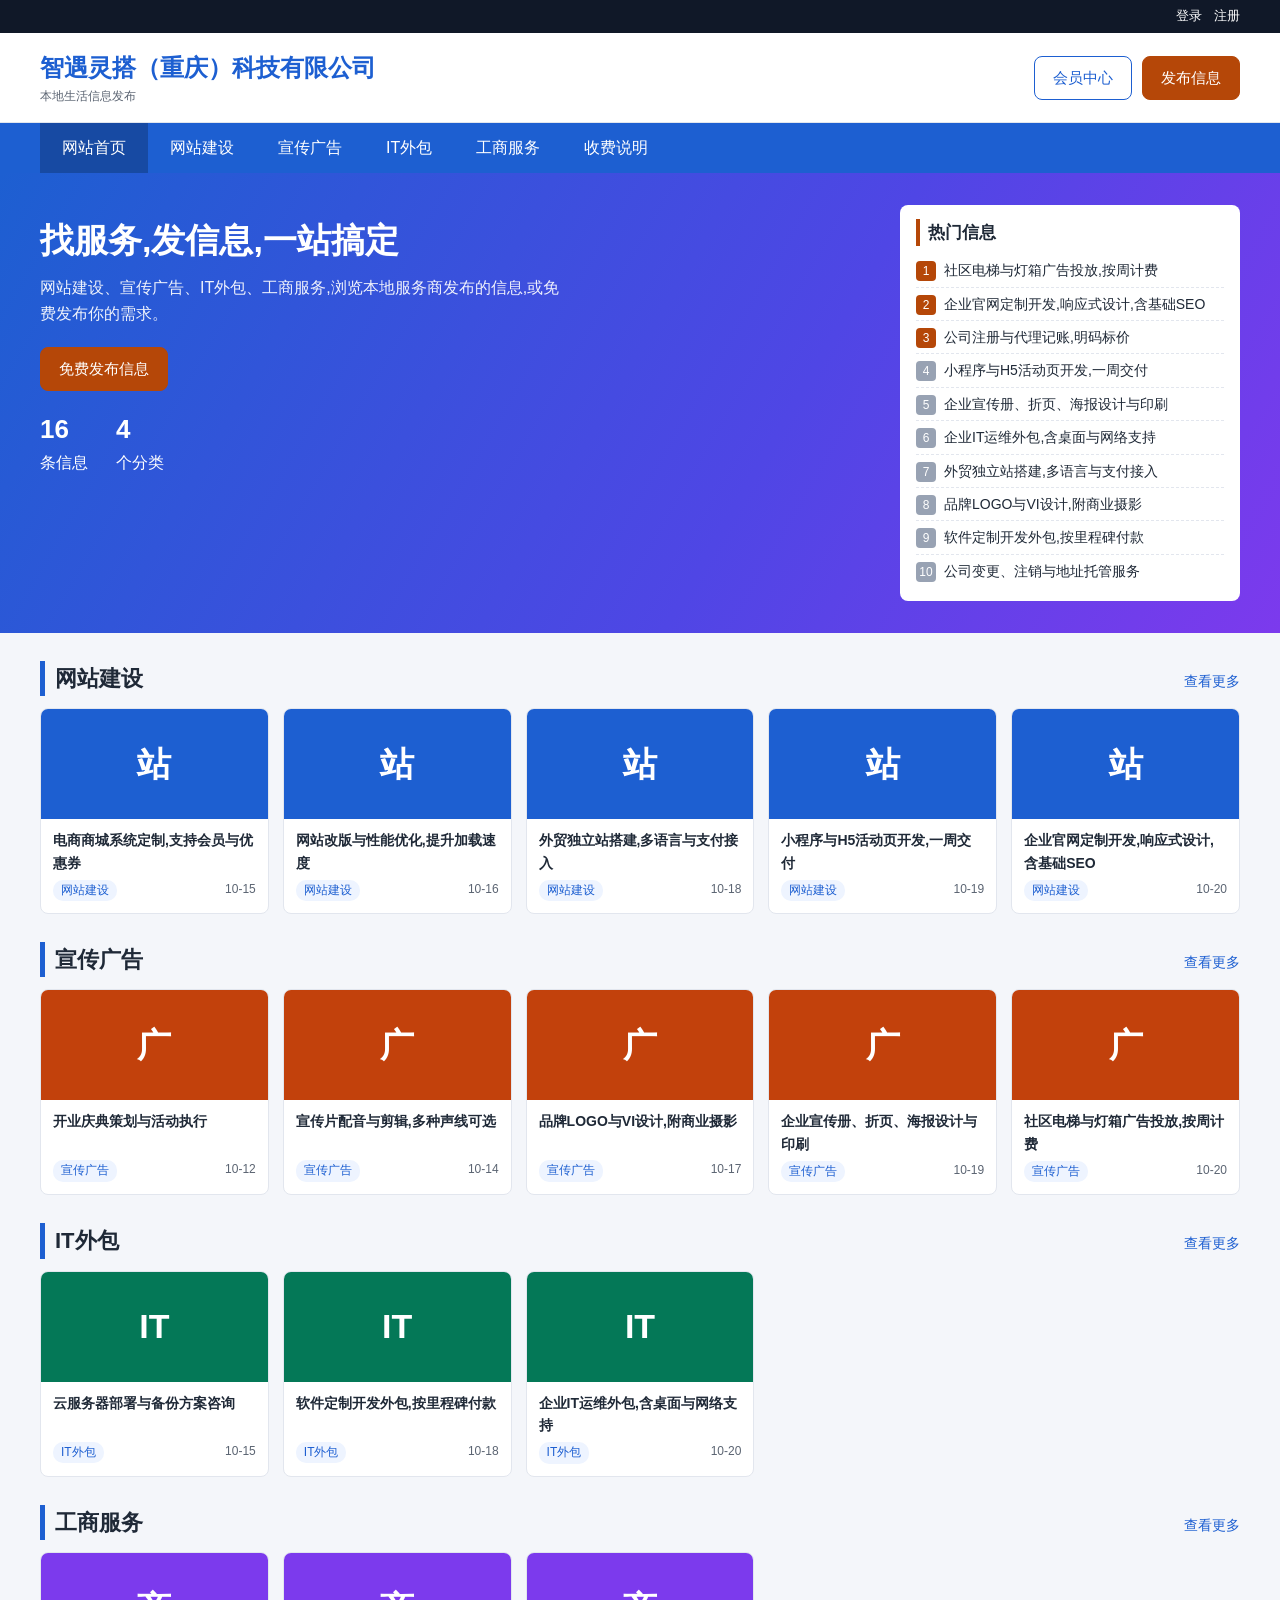
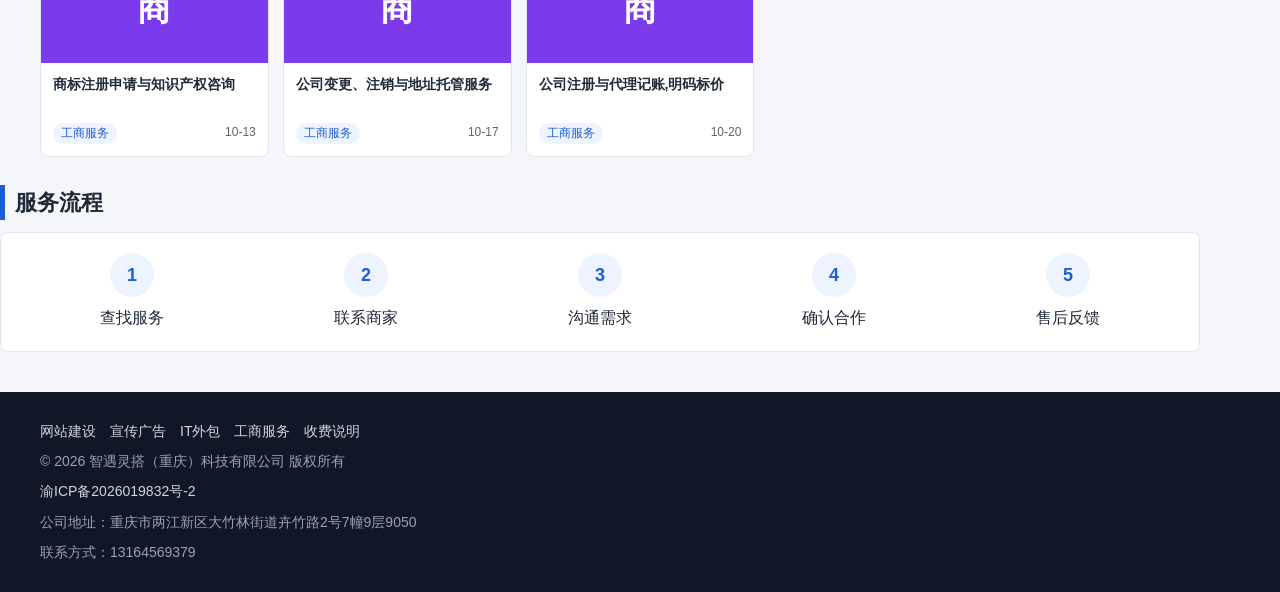
<file: index.html>
<!DOCTYPE html>
<html lang="zh-CN">
<head>
  <meta charset="utf-8">
  <meta name="viewport" content="width=device-width, initial-scale=1">
  <title>智遇灵搭（重庆）科技有限公司 - 本地生活信息发布平台</title>
  <meta name="description" content="智遇灵搭（重庆）科技有限公司:网站建设、宣传广告、IT外包、工商服务等本地服务信息发布与查找。">
  <link rel="stylesheet" href="static/css/style.css?v=1794301296">
</head>
<body>
  <header id="site-header"></header>

  <section class="hero">
    <div class="wrap">
      <div>
        <h1>找服务,发信息,一站搞定</h1>
        <p>网站建设、宣传广告、IT外包、工商服务,浏览本地服务商发布的信息,或免费发布你的需求。</p>
        <a class="btn btn-primary" href="post.html">免费发布信息</a>
        <div class="stats" id="stats"></div>
      </div>
      <aside class="hot" aria-labelledby="hot-title">
        <h2 id="hot-title">热门信息</h2>
        <ol id="hot-list"></ol>
      </aside>
    </div>
  </section>

  <main class="wrap" id="sections"></main>

  <section class="wrap section" aria-labelledby="flow-title">
    <div class="section-head"><h2 id="flow-title">服务流程</h2></div>
    <div class="steps">
      <div class="step"><div class="n">1</div>查找服务</div>
      <div class="step"><div class="n">2</div>联系商家</div>
      <div class="step"><div class="n">3</div>沟通需求</div>
      <div class="step"><div class="n">4</div>确认合作</div>
      <div class="step"><div class="n">5</div>售后反馈</div>
    </div>
  </section>

  <footer id="site-footer"></footer>

  <script src="static/js/data.js?v=1794301296"></script>
  <script src="static/js/app.js?v=1794301296"></script>
  <script>
    App.layout('home');
    const all = App.posts();
    const hottest = all.slice().sort((a, b) => b.views - a.views).slice(0, 10);
    document.getElementById('hot-list').innerHTML = hottest.map((p, i) =>
      `<li><span class="no">${i + 1}</span><a class="t" href="detail.html?id=${p.id}">${App.esc(p.title)}</a></li>`).join('');
    document.getElementById('stats').innerHTML =
      `<div><b>${all.length}</b>条信息</div><div><b>${App.cats().length}</b>个分类</div>`;
    document.getElementById('sections').innerHTML = App.cats().map((c) => {
      const items = all.filter((p) => p.cat === c.id).slice(0, 5);
      return `<section class="section" aria-labelledby="h-${c.id}">
        <div class="section-head"><h2 id="h-${c.id}">${App.esc(c.name)}</h2><a href="list.html?cat=${c.id}">查看更多</a></div>
        <div class="grid">${items.map(App.card).join('') || '<p class="empty">暂无信息</p>'}</div></section>`;
    }).join('');
  </script>
</body>
</html>
</file>
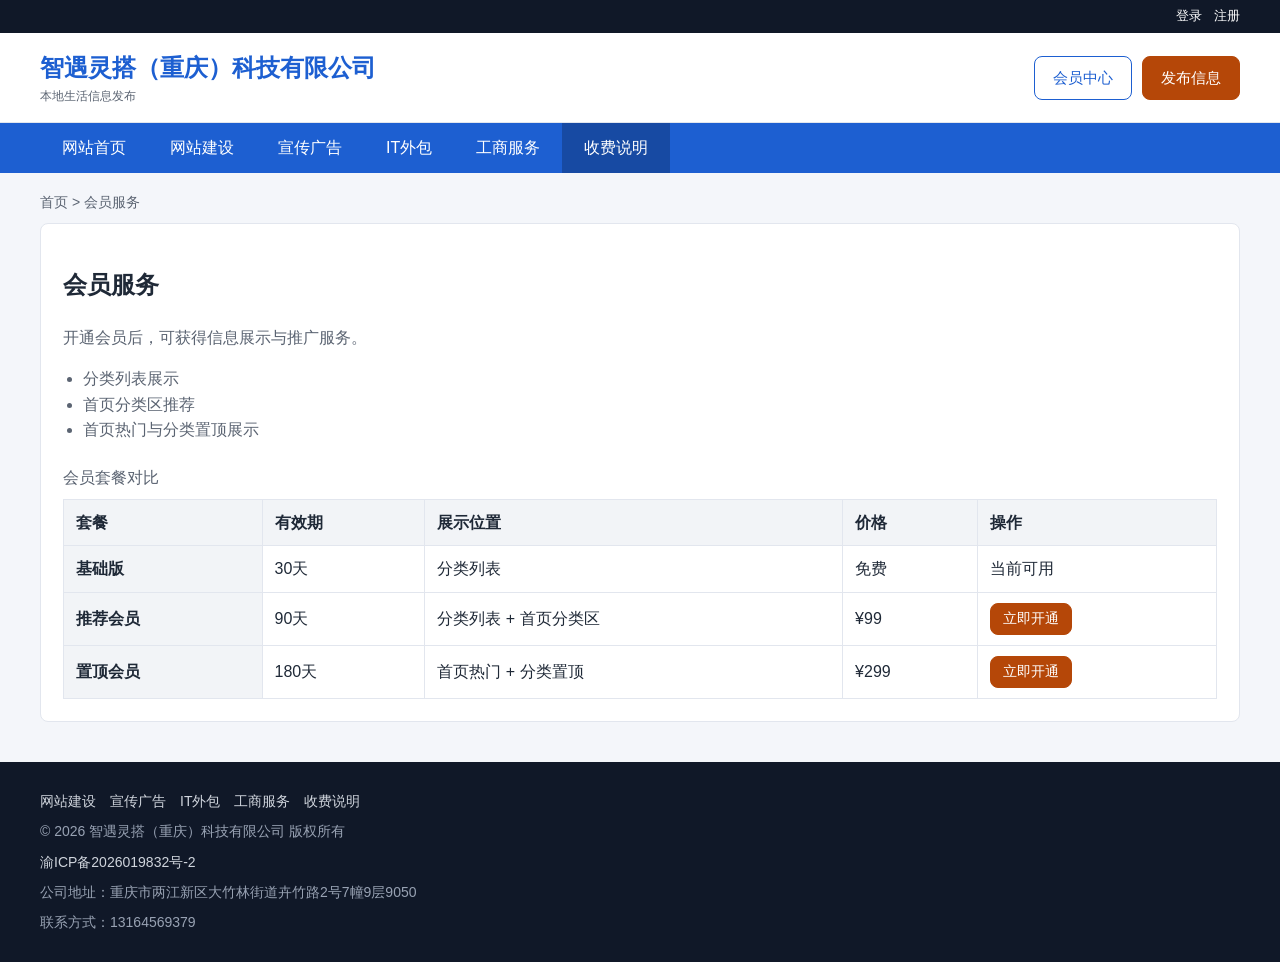
<file: charge.html>
<!DOCTYPE html>
<html lang="zh-CN">
<head>
  <meta charset="utf-8">
  <meta name="viewport" content="width=device-width, initial-scale=1">
  <title>会员服务 - 智遇灵搭（重庆）科技有限公司</title>
  <link rel="stylesheet" href="static/css/style.css?v=1794301296">
</head>
<body>
  <header id="site-header"></header>
  <main class="wrap">
    <div class="crumbs"><a href="index.html">首页</a> &gt; 会员服务</div>
    <section class="panel">
      <h1>会员服务</h1>
      <div class="membership-intro">
        <p>开通会员后，可获得信息展示与推广服务。</p>
        <ul>
          <li>分类列表展示</li>
          <li>首页分类区推荐</li>
          <li>首页热门与分类置顶展示</li>
        </ul>
      </div>
      <table class="fees">
        <caption class="empty" style="padding:0 0 8px;text-align:left">会员套餐对比</caption>
        <thead><tr><th scope="col">套餐</th><th scope="col">有效期</th><th scope="col">展示位置</th><th scope="col">价格</th><th scope="col">操作</th></tr></thead>
        <tbody>
          <tr><th scope="row">基础版</th><td>30天</td><td>分类列表</td><td>免费</td><td class="plan-action">当前可用</td></tr>
          <tr><th scope="row">推荐会员</th><td>90天</td><td>分类列表 + 首页分类区</td><td>¥99</td><td class="plan-action"><button class="btn btn-primary" type="button" data-plan="recommended">立即开通</button></td></tr>
          <tr><th scope="row">置顶会员</th><td>180天</td><td>首页热门 + 分类置顶</td><td>¥299</td><td class="plan-action"><button class="btn btn-primary" type="button" data-plan="featured">立即开通</button></td></tr>
        </tbody>
      </table>
    </section>
  </main>
  <footer id="site-footer"></footer>

  <div class="pay-modal" id="pay-modal" hidden aria-hidden="true">
    <section class="pay-dialog" role="dialog" aria-modal="true" aria-labelledby="pay-title">
      <button class="pay-close" type="button" aria-label="关闭支付窗口">×</button>
      <h2 id="pay-title">支付宝扫码支付</h2>
      <p class="pay-plan" id="pay-plan"></p>
      <p class="pay-amount" id="pay-amount"></p>
      <img class="pay-qr" src="static/picture/payment-demo-qr.svg" alt="不可用于支付的演示二维码">
      <p class="pay-caption">请使用支付宝扫码支付</p>
      <p class="pay-notice">支付演示：当前网站暂未接入真实支付。二维码不会产生扣款，也不会自动开通会员。</p>
      <div class="pay-actions">
        <button class="btn" type="button" id="paid">我已完成支付</button>
        <button class="btn btn-primary" type="button" id="close-pay">关闭</button>
      </div>
    </section>
  </div>

  <script src="static/js/data.js?v=1794301296"></script>
  <script src="static/js/app.js?v=1794301296"></script>
  <script>
    const plans = {
      recommended: { name: '推荐会员', duration: '90天', price: '¥99.00' },
      featured: { name: '置顶会员', duration: '180天', price: '¥299.00' }
    };
    const modal = document.getElementById('pay-modal');
    let previousFocus;
    App.layout('charge');

    function openPayment(planId) {
      const plan = plans[planId];
      if (!plan) return;
      if (!App.me()) {
        location.href = 'login.html?next=' + encodeURIComponent('charge.html?plan=' + planId);
        return;
      }
      previousFocus = document.activeElement;
      document.getElementById('pay-plan').textContent = `${plan.name} · 有效期${plan.duration}`;
      document.getElementById('pay-amount').textContent = plan.price;
      modal.hidden = false;
      modal.setAttribute('aria-hidden', 'false');
      modal.querySelector('.pay-close').focus();
    }

    function closePayment() {
      modal.hidden = true;
      modal.setAttribute('aria-hidden', 'true');
      previousFocus?.focus();
    }

    document.querySelectorAll('[data-plan]').forEach((button) => {
      button.addEventListener('click', () => openPayment(button.dataset.plan));
    });
    document.getElementById('close-pay').addEventListener('click', closePayment);
    modal.querySelector('.pay-close').addEventListener('click', closePayment);
    modal.addEventListener('click', (event) => { if (event.target === modal) closePayment(); });
    document.addEventListener('keydown', (event) => { if (event.key === 'Escape' && !modal.hidden) closePayment(); });
    document.getElementById('paid').addEventListener('click', () => alert('当前为支付流程演示，会员状态不会发生变化。'));

    const planId = new URLSearchParams(location.search).get('plan');
    if (plans[planId] && App.me()) openPayment(planId);
  </script>
</body>
</html>
</file>
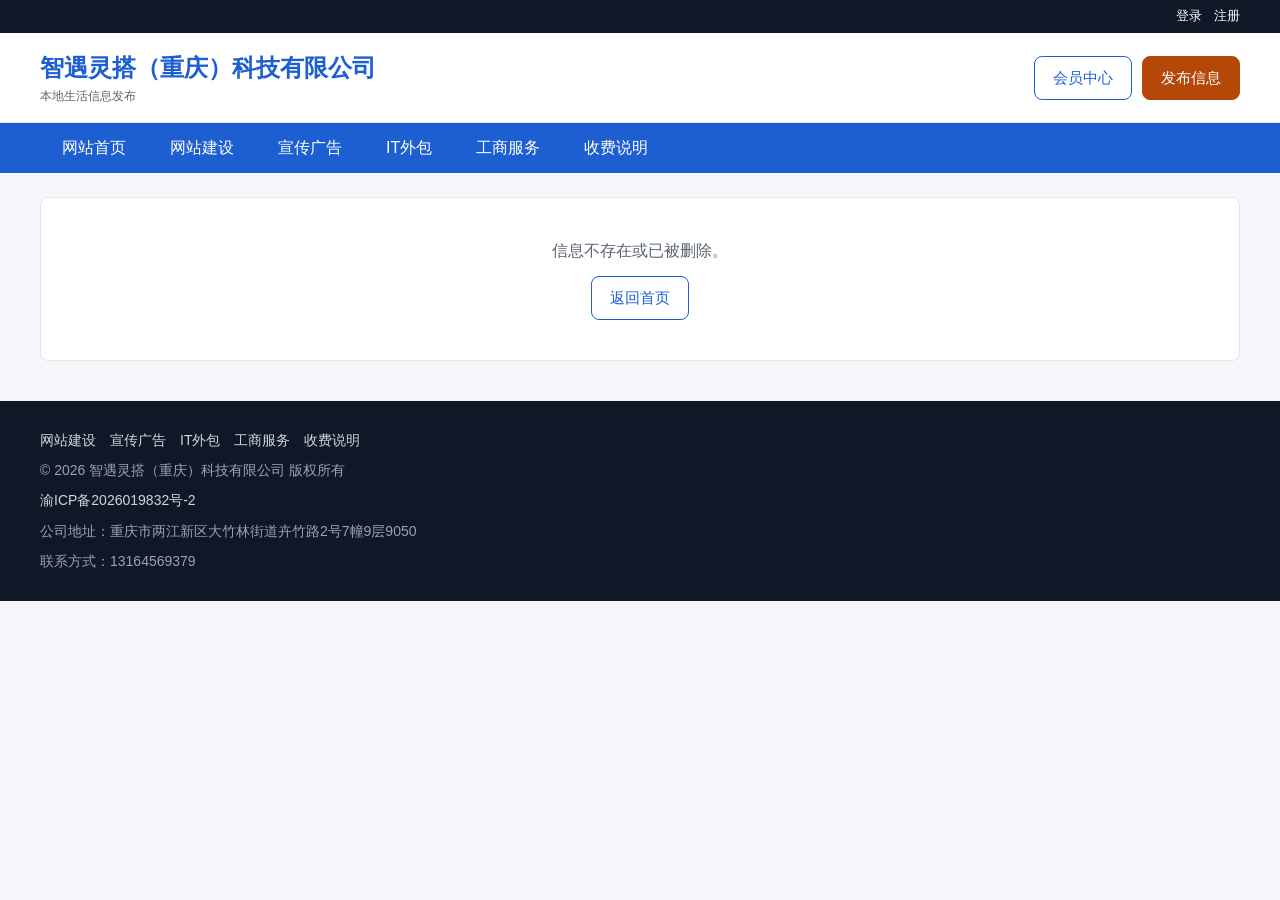
<file: detail.html>
<!DOCTYPE html>
<html lang="zh-CN">
<head>
  <meta charset="utf-8">
  <meta name="viewport" content="width=device-width, initial-scale=1">
  <title>信息详情 - 智遇灵搭（重庆）科技有限公司</title>
  <link rel="stylesheet" href="static/css/style.css?v=1794301296">
</head>
<body>
  <header id="site-header"></header>
  <main class="wrap" id="main"></main>
  <footer id="site-footer"></footer>

  <script src="static/js/data.js?v=1794301296"></script>
  <script src="static/js/app.js?v=1794301296"></script>
  <script>
    const id = parseInt(new URLSearchParams(location.search).get('id'), 10);
    const p = App.posts().find((x) => x.id === id);
    const main = document.getElementById('main');
    App.layout(p ? p.cat : '');

    if (!p) {
      document.title = '信息不存在 - 智遇灵搭（重庆）科技有限公司';
      main.innerHTML = '<div class="panel empty" style="margin-top:24px">信息不存在或已被删除。<br><a class="btn" href="index.html" style="margin-top:12px">返回首页</a></div>';
    } else {
      App.bumpViews(id);
      const c = App.catOf(p.cat);
      const u = App.me();
      document.title = `${p.title} - 智遇灵搭（重庆）科技有限公司`;
      main.innerHTML = `
        <div class="crumbs"><a href="index.html">首页</a> &gt; <a href="list.html?cat=${c.id}">${App.esc(c.name)}</a> &gt; 详情</div>
        <article class="panel detail">
          <h1>${App.esc(p.title)}</h1>
          <div class="info"><span class="tag">${App.esc(c.name)}</span><span>发布者:${App.esc(p.author)}</span><span>日期:${App.esc(p.date)}</span><span>浏览:${p.views + 1}</span></div>
          <div class="content">${App.esc(p.content)}</div>
          <div class="contact-box"><b>联系方式:</b>${App.esc(p.contact)}</div>
          ${u && u.name === p.author ? '<p><button class="btn btn-danger" id="del" type="button">删除这条信息</button></p>' : ''}
        </article>`;
      const del = document.getElementById('del');
      if (del) del.addEventListener('click', () => {
        if (confirm('确定删除这条信息吗?')) { App.removePost(id); location.href = 'index.html'; }
      });
    }
  </script>
</body>
</html>
</file>
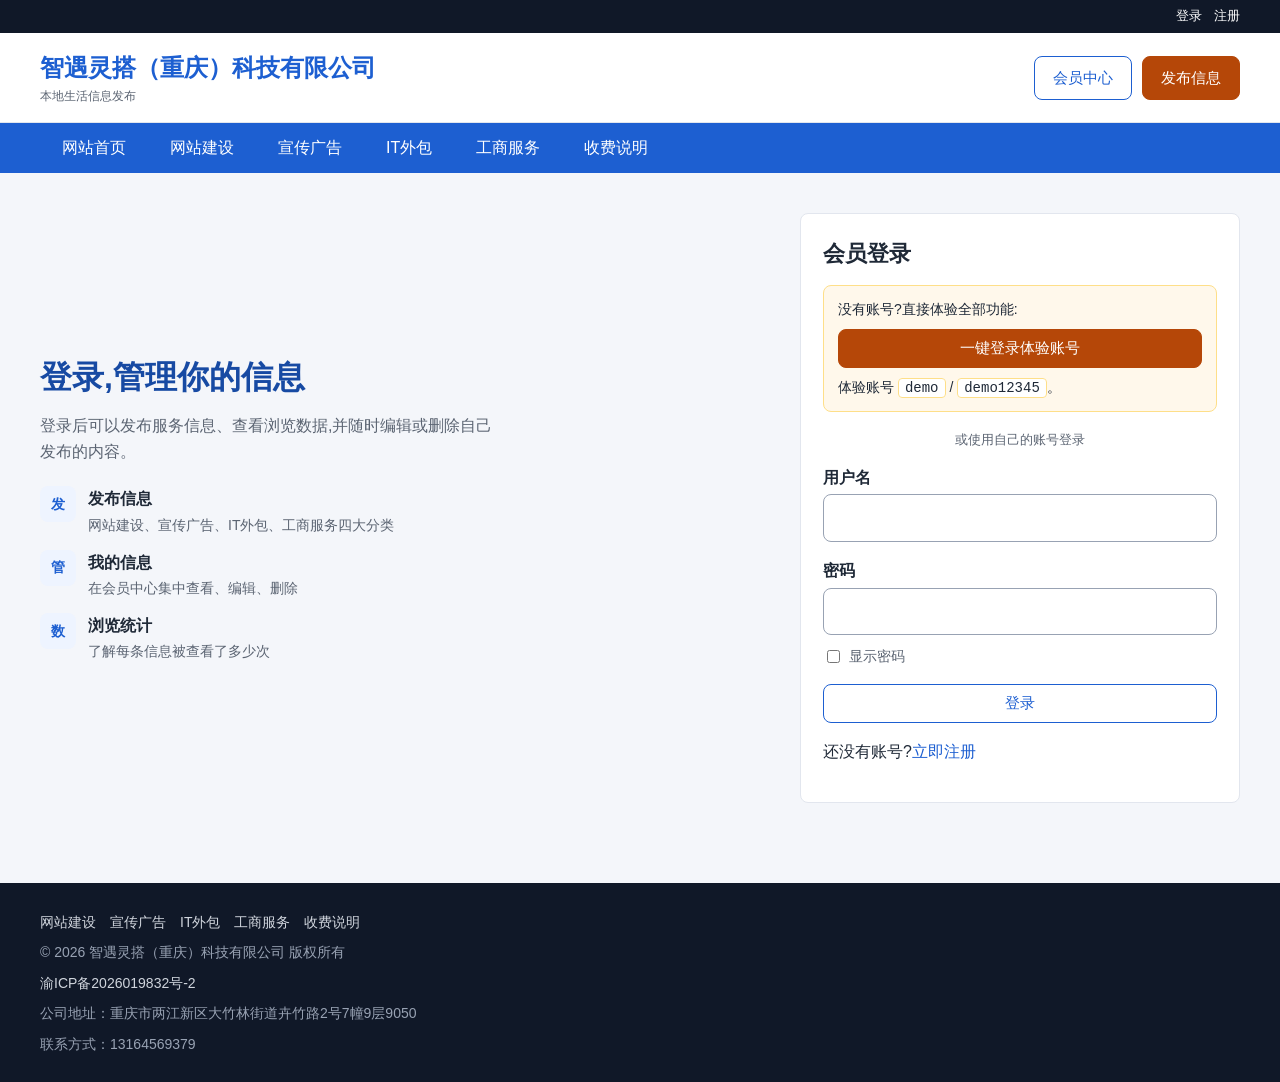
<file: login.html>
<!DOCTYPE html>
<html lang="zh-CN">
<head>
  <meta charset="utf-8">
  <meta name="viewport" content="width=device-width, initial-scale=1">
  <title>登录 - 智遇灵搭（重庆）科技有限公司</title>
  <link rel="stylesheet" href="static/css/style.css?v=1794301296">
</head>
<body>
  <header id="site-header"></header>
  <main class="wrap">
    <div class="auth">
      <section class="auth-intro" aria-labelledby="intro-title">
        <h1 id="intro-title">登录,管理你的信息</h1>
        <p>登录后可以发布服务信息、查看浏览数据,并随时编辑或删除自己发布的内容。</p>
        <ul>
          <li><span class="ico" aria-hidden="true">发</span><div><b>发布信息</b><span>网站建设、宣传广告、IT外包、工商服务四大分类</span></div></li>
          <li><span class="ico" aria-hidden="true">管</span><div><b>我的信息</b><span>在会员中心集中查看、编辑、删除</span></div></li>
          <li><span class="ico" aria-hidden="true">数</span><div><b>浏览统计</b><span>了解每条信息被查看了多少次</span></div></li>
        </ul>
      </section>

      <form class="panel form-card auth-card" id="form" novalidate>
        <h2>会员登录</h2>
        <div class="demo-box">
          <p>没有账号?直接体验全部功能:</p>
          <button class="btn btn-primary btn-block" type="button" id="demo">一键登录体验账号</button>
          <p style="margin:8px 0 0">体验账号 <code>demo</code> / <code>demo12345</code>。</p>
        </div>
        <div class="divider">或使用自己的账号登录</div>
        <div id="msg" role="alert"></div>
        <div class="field"><label for="name">用户名</label><input id="name" autocomplete="username" required></div>
        <div class="field"><label for="pw">密码</label><input id="pw" type="password" autocomplete="current-password" required></div>
        <label class="check"><input type="checkbox" id="show"> 显示密码</label>
        <button class="btn btn-block" type="submit">登录</button>
        <p>还没有账号?<a href="register.html" style="color:var(--blue)">立即注册</a></p>
      </form>
    </div>
  </main>
  <footer id="site-footer"></footer>

  <script src="static/js/data.js?v=1794301296"></script>
  <script src="static/js/app.js?v=1794301296"></script>
  <script>
    App.layout('');
    const next = App.safeNext(new URLSearchParams(location.search).get('next') || 'member.html');
    if (App.me()) location.replace(next);

    const msg = document.getElementById('msg');
    const fail = (err) => { msg.className = 'msg err'; msg.textContent = err.message; };

    document.getElementById('show').addEventListener('change', (e) => {
      document.getElementById('pw').type = e.target.checked ? 'text' : 'password';
    });

    document.getElementById('form').addEventListener('submit', async (e) => {
      e.preventDefault();
      try {
        await App.login(document.getElementById('name').value.trim(), document.getElementById('pw').value);
        location.href = next;
      } catch (err) { fail(err); }
    });

    document.getElementById('demo').addEventListener('click', async () => {
      try {
        await App.demoLogin();
        location.href = next;
      } catch (err) { fail(err); }
    });
  </script>
</body>
</html>
</file>
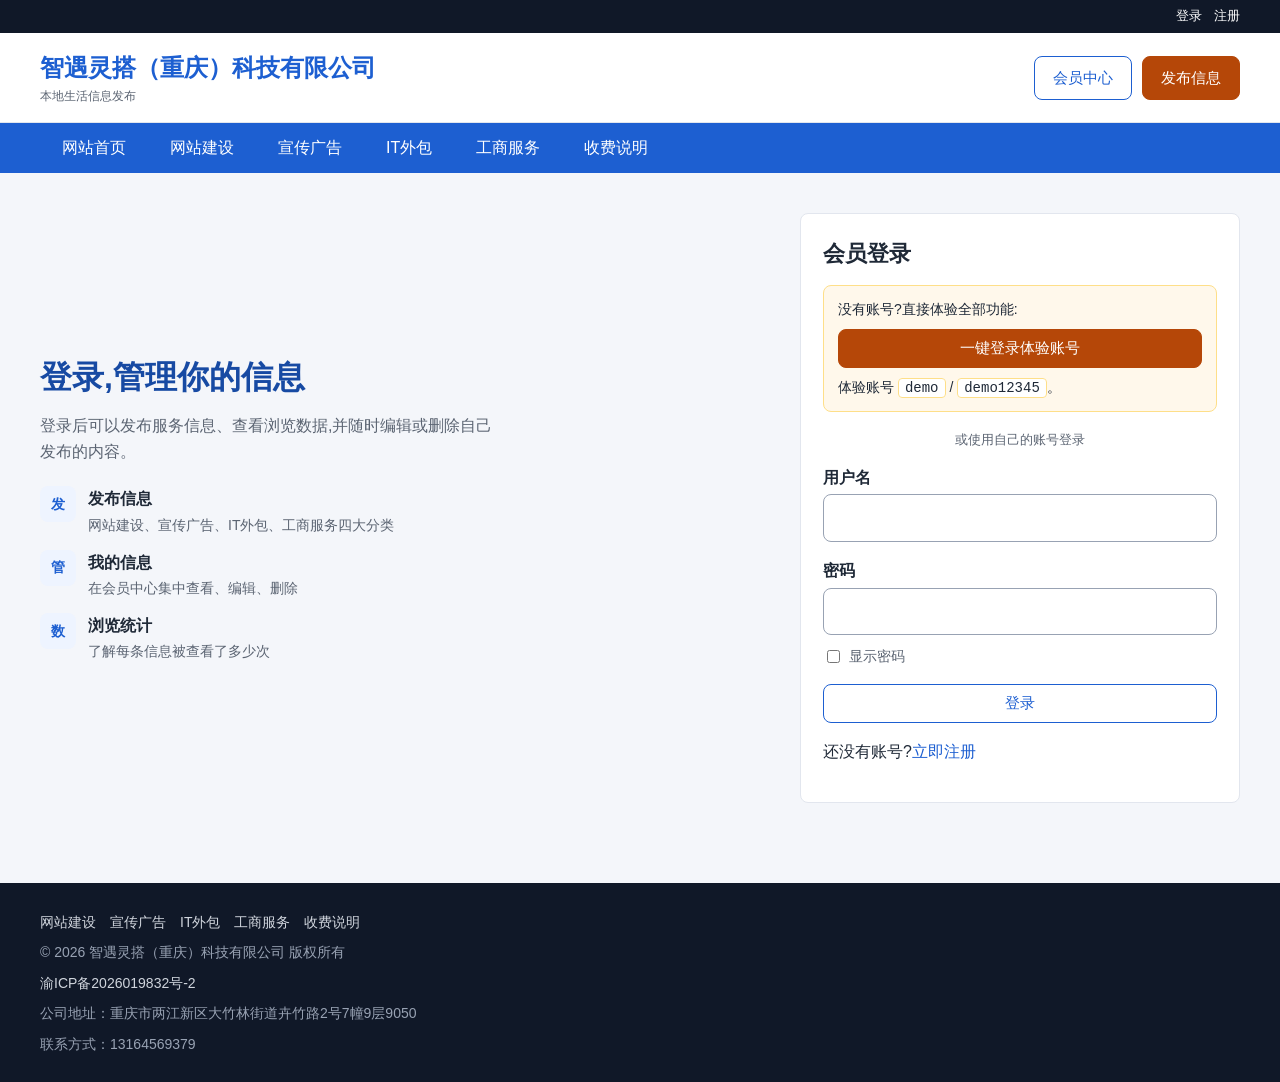
<file: member.html>
<!DOCTYPE html>
<html lang="zh-CN">
<head>
  <meta charset="utf-8">
  <meta name="viewport" content="width=device-width, initial-scale=1">
  <title>会员中心 - 智遇灵搭（重庆）科技有限公司</title>
  <link rel="stylesheet" href="static/css/style.css?v=1794301296">
</head>
<body>
  <header id="site-header"></header>
  <main class="wrap">
    <div class="member-head">
      <h1 id="hello"></h1>
      <a class="btn btn-primary" href="post.html">发布新信息</a>
    </div>
    <div class="stat-row" id="stats"></div>

    <section class="panel" aria-labelledby="membership-title">
      <div class="member-head" style="margin:0">
        <div><h2 id="membership-title" style="margin:0">会员服务</h2><p class="m" style="margin:4px 0 0">当前状态：普通会员 · 会员有效期：未开通</p></div>
        <a class="btn btn-primary" href="charge.html">开通会员</a>
      </div>
    </section>

    <section class="panel" aria-labelledby="mine-title">
      <h2 id="mine-title" style="margin-top:0">我的信息</h2>
      <ul class="my-list" id="mine"></ul>
    </section>

    <details class="panel pw-panel" id="pw-panel">
      <summary>修改密码</summary>
      <form id="pw-form" novalidate>
        <div id="pw-msg" role="alert"></div>
        <div class="field"><label for="old">当前密码</label><input id="old" type="password" autocomplete="current-password"></div>
        <div class="field"><label for="new">新密码</label><input id="new" type="password" autocomplete="new-password"><div class="hint">至少8位</div></div>
        <button class="btn" type="submit">保存新密码</button>
      </form>
    </details>
  </main>
  <footer id="site-footer"></footer>

  <script src="static/js/data.js?v=1794301296"></script>
  <script src="static/js/app.js?v=1794301296"></script>
  <script>
    const u = App.me();
    if (!u) location.replace('login.html?next=member.html');
    App.layout('');

    function render() {
      const mine = App.postsBy(u.name);
      const views = mine.reduce((s, p) => s + p.views, 0);
      document.getElementById('hello').textContent = `你好,${u.name}`;
      document.getElementById('stats').innerHTML =
        `<div class="stat"><b>${mine.length}</b><span>已发布信息</span></div>
         <div class="stat"><b>${views}</b><span>累计浏览</span></div>
         <div class="stat"><b>${mine.length ? App.esc(mine[0].date) : '-'}</b><span>最近发布</span></div>`;
      document.getElementById('mine').innerHTML = mine.map((p) => `
        <li class="my-item">
          <div><div class="t">${App.esc(p.title)}</div>
            <div class="m">${App.esc(App.catOf(p.cat).name)} · ${App.esc(p.date)} · 浏览 ${p.views}</div></div>
          <div class="ops">
            <a class="btn btn-sm" href="detail.html?id=${p.id}">查看</a>
            <a class="btn btn-sm" href="post.html?id=${p.id}">编辑</a>
            <button class="btn btn-sm btn-danger" type="button" data-del="${p.id}">删除</button>
          </div>
        </li>`).join('') || '<li class="empty">你还没有发布过信息,点右上角“发布新信息”开始吧。</li>';
    }

    document.getElementById('mine').addEventListener('click', (e) => {
      const id = parseInt(e.target.dataset.del, 10);
      if (id && confirm('确定删除这条信息吗?')) { App.removePost(id); render(); }
    });

    document.getElementById('pw-form').addEventListener('submit', async (e) => {
      e.preventDefault();
      const msg = document.getElementById('pw-msg');
      try {
        await App.changePassword(document.getElementById('old').value, document.getElementById('new').value);
        msg.className = 'msg ok';
        msg.textContent = '密码已更新';
        e.target.reset();
      } catch (err) {
        msg.className = 'msg err';
        msg.textContent = err.message;
      }
    });

    if (u) render();
  </script>
</body>
</html>
</file>
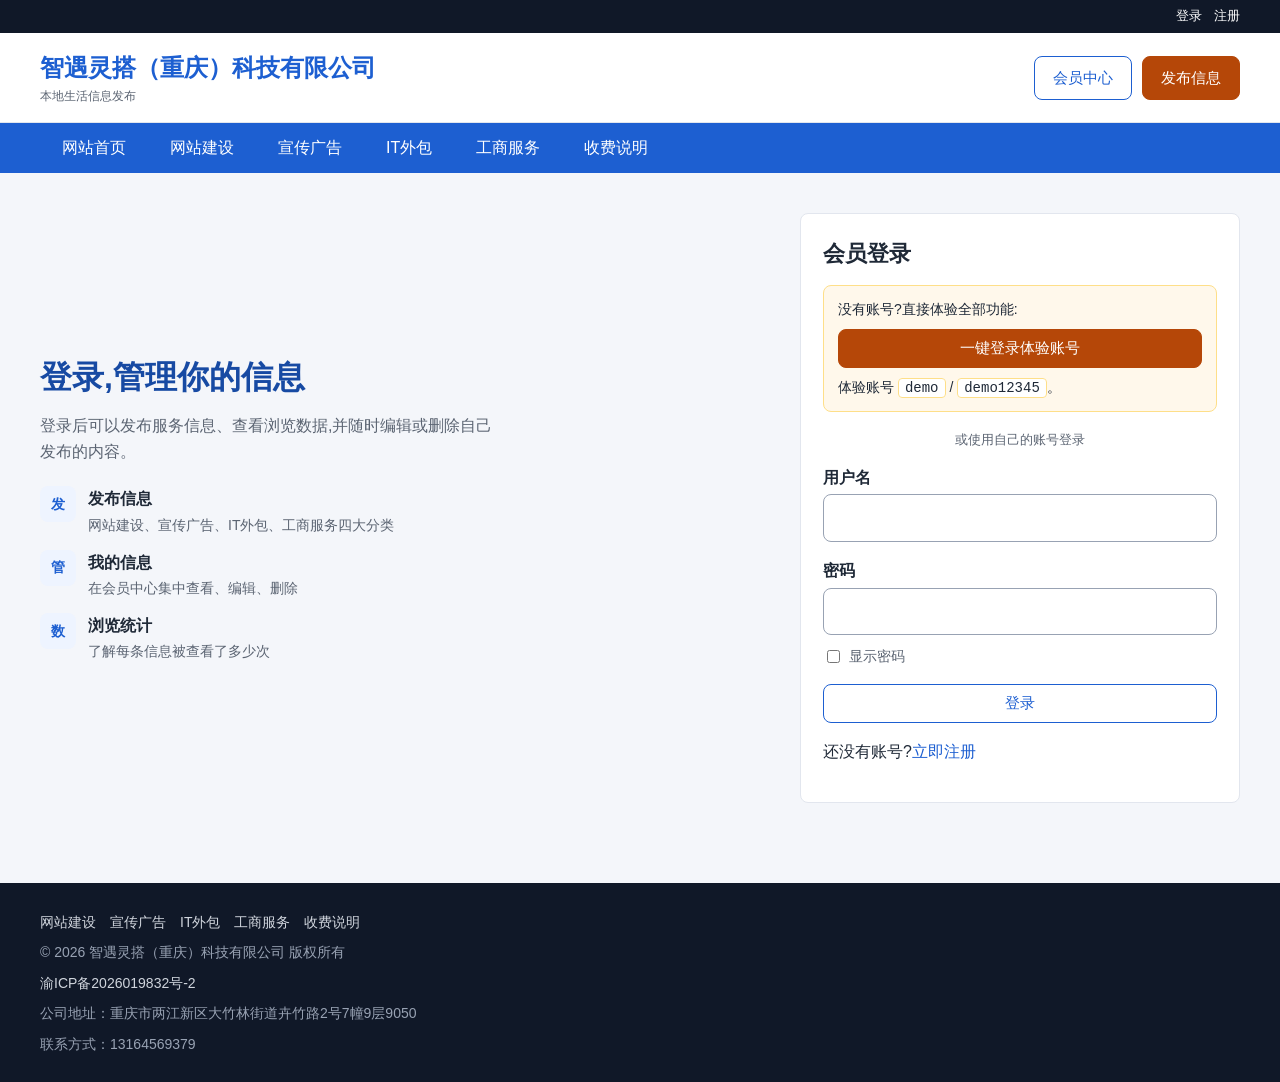
<file: post.html>
<!DOCTYPE html>
<html lang="zh-CN">
<head>
  <meta charset="utf-8">
  <meta name="viewport" content="width=device-width, initial-scale=1">
  <title>发布信息 - 智遇灵搭（重庆）科技有限公司</title>
  <link rel="stylesheet" href="static/css/style.css?v=1794301296">
</head>
<body>
  <header id="site-header"></header>
  <main class="wrap">
    <form class="panel form-card wide" id="form" novalidate>
      <h1 id="heading">发布信息</h1>
      <div id="msg" role="alert"></div>
      <div class="field"><label for="cat">分类</label><select id="cat"></select></div>
      <div class="field"><label for="title">标题</label><input id="title" maxlength="40" required>
        <div class="hint">不超过40字,请如实描述服务内容</div></div>
      <div class="field"><label for="content">详细说明</label><textarea id="content" maxlength="1000" required></textarea></div>
      <div class="field"><label for="contact">联系方式</label><input id="contact" maxlength="60" required value="电话:400-000-0001">
        <div class="hint">会公开显示,请勿填写身份证、银行卡等敏感信息</div></div>
      <button class="btn btn-primary" type="submit" id="submit">提交发布</button>
    </form>
  </main>
  <footer id="site-footer"></footer>

  <script src="static/js/data.js?v=1794301296"></script>
  <script src="static/js/app.js?v=1794301296"></script>
  <script>
    const query = new URLSearchParams(location.search);
    const editId = parseInt(query.get('id'), 10) || 0;
    const u = App.me();
    if (!u) location.replace('login.html?next=' + encodeURIComponent('post.html' + (editId ? '?id=' + editId : '')));
    App.layout('');

    const $ = (id) => document.getElementById(id);
    const msg = $('msg');
    const fail = (text) => { msg.className = 'msg err'; msg.textContent = text; };
    $('cat').innerHTML = App.cats().map((c) => `<option value="${c.id}">${App.esc(c.name)}</option>`).join('');

    if (u && editId) {
      const p = App.posts().find((x) => x.id === editId);
      if (!p || p.author !== u.name) {
        $('form').innerHTML = '<h1>无法编辑</h1><p class="empty">信息不存在,或不是你发布的。</p><a class="btn" href="member.html">返回会员中心</a>';
      } else {
        document.title = '编辑信息 - 智遇灵搭（重庆）科技有限公司';
        $('heading').textContent = '编辑信息';
        $('submit').textContent = '保存修改';
        $('cat').value = p.cat;
        $('title').value = p.title;
        $('content').value = p.content;
        $('contact').value = p.contact;
      }
    }

    $('form').addEventListener('submit', (e) => {
      e.preventDefault();
      const v = (id) => $(id).value.trim();
      if (!v('title') || !v('content') || !v('contact')) return fail('标题、详细说明和联系方式都必须填写');
      const fields = { cat: v('cat'), title: v('title'), content: v('content'), contact: v('contact') };
      try {
        if (editId) {
          App.updatePost(editId, fields);
          location.href = 'detail.html?id=' + editId;
        } else {
          location.href = 'detail.html?id=' + App.addPost({ ...fields, author: u.name });
        }
      } catch (err) { fail(err.message); }
    });
  </script>
</body>
</html>
</file>
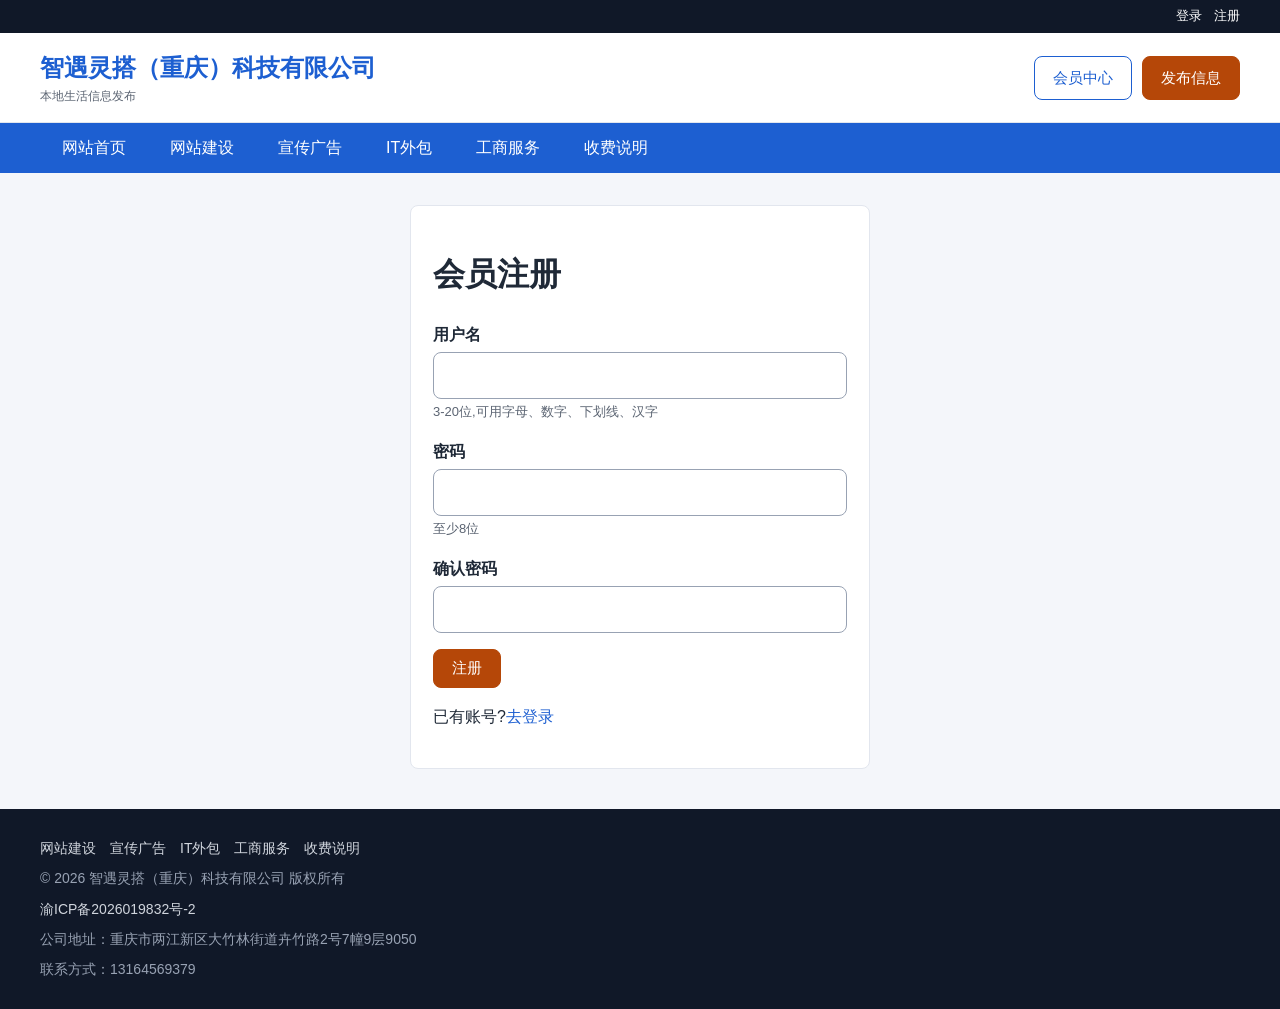
<file: register.html>
<!DOCTYPE html>
<html lang="zh-CN">
<head>
  <meta charset="utf-8">
  <meta name="viewport" content="width=device-width, initial-scale=1">
  <title>注册 - 智遇灵搭（重庆）科技有限公司</title>
  <link rel="stylesheet" href="static/css/style.css?v=1794301296">
</head>
<body>
  <header id="site-header"></header>
  <main class="wrap">
    <form class="panel form-card" id="form" novalidate>
      <h1>会员注册</h1>
      <div id="msg" role="alert"></div>
      <div class="field"><label for="name">用户名</label><input id="name" autocomplete="username" required>
        <div class="hint">3-20位,可用字母、数字、下划线、汉字</div></div>
      <div class="field"><label for="pw">密码</label><input id="pw" type="password" autocomplete="new-password" required>
        <div class="hint">至少8位</div></div>
      <div class="field"><label for="pw2">确认密码</label><input id="pw2" type="password" autocomplete="new-password" required></div>
      <button class="btn btn-primary" type="submit">注册</button>
      <p>已有账号?<a href="login.html" style="color:var(--blue)">去登录</a></p>
    </form>
  </main>
  <footer id="site-footer"></footer>

  <script src="static/js/data.js?v=1794301296"></script>
  <script src="static/js/app.js?v=1794301296"></script>
  <script>
    App.layout('');
    document.getElementById('form').addEventListener('submit', async (e) => {
      e.preventDefault();
      const msg = document.getElementById('msg');
      const pw = document.getElementById('pw').value;
      try {
        if (pw !== document.getElementById('pw2').value) throw new Error('两次输入的密码不一致');
        await App.register(document.getElementById('name').value.trim(), pw);
        location.href = 'member.html';
      } catch (err) {
        msg.className = 'msg err';
        msg.textContent = err.message;
      }
    });
  </script>
</body>
</html>
</file>
<file: static/css/style.css>
:root {
  --blue: #1d5fd1;
  --blue-dark: #174aa3;
  --orange: #b54708;
  --bg: #f4f6fa;
  --text: #1f2937;
  --muted: #5b6472;
  --line: #e2e6ee;
  --radius: 8px;
}
* { box-sizing: border-box; }
body {
  margin: 0;
  font-family: -apple-system, "PingFang SC", "Microsoft YaHei", "Segoe UI", sans-serif;
  color: var(--text);
  background: var(--bg);
  line-height: 1.6;
}
a { color: inherit; text-decoration: none; }
a:hover { color: var(--blue); }
:focus-visible { outline: 3px solid #f59e0b; outline-offset: 2px; }
.wrap { width: min(1200px, 100% - 32px); margin: 0 auto; }

/* top bar */
.topbar { background: #101828; color: #d0d5dd; font-size: 13px; }
.topbar .wrap { display: flex; justify-content: space-between; padding: 6px 0; gap: 12px; flex-wrap: wrap; }
.topbar a { color: #fff; margin-left: 12px; }
.topbar a:hover { text-decoration: underline; color: #fff; }

/* header */
.header { background: #fff; border-bottom: 1px solid var(--line); }
.header .wrap { display: flex; align-items: center; gap: 24px; padding: 16px 0; flex-wrap: wrap; }
.logo { font-size: 24px; font-weight: 700; color: var(--blue); white-space: nowrap; }
.logo small { display: block; font-size: 12px; font-weight: 400; color: var(--muted); }
.header-actions { display: flex; gap: 10px; margin-left: auto; }
.btn { display: inline-block; padding: 9px 18px; border-radius: var(--radius); border: 1px solid var(--blue); color: var(--blue); background: #fff; font-size: 15px; cursor: pointer; }
.btn:hover { background: #eef4ff; color: var(--blue); }
.btn-primary { background: var(--orange); border-color: var(--orange); color: #fff; }
.btn-primary:hover { background: #93390a; color: #fff; }
.btn-danger { border-color: #b42318; color: #b42318; }
.btn-danger:hover { background: #fef3f2; color: #b42318; }

/* nav */
.nav { background: var(--blue); }
.nav ul { list-style: none; margin: 0; padding: 0; display: flex; flex-wrap: wrap; }
.nav a { display: block; padding: 12px 22px; color: #fff; font-size: 16px; }
.nav a:hover, .nav a.active { background: var(--blue-dark); color: #fff; }

/* hero */
.hero { background: linear-gradient(120deg, #1d5fd1, #4f46e5 60%, #7c3aed); color: #fff; }
.hero .wrap { display: grid; grid-template-columns: 1fr 340px; gap: 24px; padding: 32px 0; align-items: stretch; }
.hero h1 { font-size: 34px; margin: 8px 0; }
.hero p { margin: 0 0 20px; opacity: .92; max-width: 520px; }
.hero .stats { display: flex; gap: 28px; margin-top: 18px; }
.hero .stats b { display: block; font-size: 26px; }
.hot { background: #fff; color: var(--text); border-radius: var(--radius); padding: 14px 16px; }
.hot h2 { margin: 0 0 8px; font-size: 17px; border-left: 4px solid var(--orange); padding-left: 8px; }
.hot ol { margin: 0; padding: 0; list-style: none; }
.hot li { display: flex; gap: 8px; align-items: baseline; padding: 5px 0; border-bottom: 1px dashed var(--line); font-size: 14px; }
.hot li:last-child { border-bottom: 0; }
.hot .no { flex: none; width: 20px; height: 20px; border-radius: 4px; background: #98a2b3; color: #fff; font-size: 12px; text-align: center; line-height: 20px; }
.hot li:nth-child(-n+3) .no { background: var(--orange); }
.hot .t { overflow: hidden; text-overflow: ellipsis; white-space: nowrap; }

/* sections */
.section { margin: 28px 0; }
.section-head { display: flex; justify-content: space-between; align-items: baseline; margin-bottom: 12px; }
.section-head h2 { margin: 0; font-size: 22px; border-left: 5px solid var(--blue); padding-left: 10px; }
.section-head a { color: var(--blue); font-size: 14px; }
.grid { display: grid; grid-template-columns: repeat(5, 1fr); gap: 14px; }
.card { background: #fff; border: 1px solid var(--line); border-radius: var(--radius); overflow: hidden; display: flex; flex-direction: column; transition: box-shadow .15s, transform .15s; }
.card:hover { box-shadow: 0 6px 18px rgba(16, 24, 40, .12); transform: translateY(-2px); }
.card .thumb { height: 110px; display: flex; align-items: center; justify-content: center; color: #fff; font-size: 34px; font-weight: 700; }
.card .body { padding: 10px 12px 12px; }
.card .title { font-size: 14px; font-weight: 600; display: -webkit-box; -webkit-line-clamp: 2; -webkit-box-orient: vertical; overflow: hidden; min-height: 44px; }
.card .meta { margin-top: 6px; font-size: 12px; color: var(--muted); display: flex; justify-content: space-between; }
.tag { display: inline-block; padding: 1px 8px; border-radius: 10px; background: #eef4ff; color: var(--blue); font-size: 12px; }

/* steps */
.steps { display: grid; grid-template-columns: repeat(5, 1fr); gap: 12px; background: #fff; border: 1px solid var(--line); border-radius: var(--radius); padding: 20px; }
.step { text-align: center; }
.step .n { width: 44px; height: 44px; margin: 0 auto 8px; border-radius: 50%; background: #eef4ff; color: var(--blue); font-weight: 700; font-size: 18px; line-height: 44px; }

/* list + detail */
.panel { background: #fff; border: 1px solid var(--line); border-radius: var(--radius); padding: 22px; }
.crumbs { margin: 18px 0 10px; font-size: 14px; color: var(--muted); }
.filters { display: flex; gap: 8px; flex-wrap: wrap; margin-bottom: 16px; }
.filters a { padding: 5px 14px; border: 1px solid var(--line); border-radius: 16px; background: #fff; font-size: 14px; }
.filters a.active { background: var(--blue); border-color: var(--blue); color: #fff; }
.pager { display: flex; gap: 6px; justify-content: center; margin: 22px 0; flex-wrap: wrap; }
.pager a, .pager span { padding: 6px 12px; border: 1px solid var(--line); border-radius: 6px; background: #fff; }
.pager .cur { background: var(--blue); color: #fff; border-color: var(--blue); }
.detail h1 { margin: 0 0 8px; font-size: 26px; }
.detail .info { color: var(--muted); font-size: 14px; display: flex; gap: 16px; flex-wrap: wrap; padding-bottom: 12px; border-bottom: 1px solid var(--line); }
.detail .content { white-space: pre-wrap; padding: 18px 0; font-size: 16px; }
.contact-box { background: #fff8eb; border: 1px solid #fedf89; border-radius: var(--radius); padding: 12px 16px; }
.empty { text-align: center; color: var(--muted); padding: 40px 0; }

/* forms */
.form-card { width: min(460px, 100%); margin: 32px auto; }
.form-card.wide { width: min(720px, 100%); }
.field { margin-bottom: 16px; }
.field label { display: block; font-weight: 600; margin-bottom: 4px; }
.field input, .field select, .field textarea { width: 100%; padding: 10px 12px; border: 1px solid #98a2b3; border-radius: var(--radius); font: inherit; background: #fff; }
.field textarea { min-height: 160px; resize: vertical; }
.field .hint { font-size: 13px; color: var(--muted); margin-top: 3px; }
.msg { padding: 10px 14px; border-radius: var(--radius); margin-bottom: 14px; }
.msg.err { background: #fef3f2; color: #b42318; border: 1px solid #fda29b; }
.msg.ok { background: #ecfdf3; color: #067647; border: 1px solid #75e0a7; }
table.fees { width: 100%; border-collapse: collapse; }
table.fees th, table.fees td { border: 1px solid var(--line); padding: 10px 12px; text-align: left; }
table.fees th { background: #f2f4f7; }

/* auth */
.auth { display: grid; grid-template-columns: 1fr 440px; gap: 40px; align-items: center; min-height: 480px; padding: 40px 0; }
.auth-intro h1 { font-size: 32px; margin: 0 0 10px; color: var(--blue-dark); }
.auth-intro p { color: var(--muted); max-width: 460px; margin: 0 0 22px; }
.auth-intro ul { list-style: none; margin: 0; padding: 0; display: grid; gap: 12px; }
.auth-intro li { display: flex; gap: 12px; align-items: flex-start; }
.auth-intro .ico { flex: none; width: 36px; height: 36px; border-radius: 8px; background: #eef4ff; color: var(--blue); font-weight: 700; display: flex; align-items: center; justify-content: center; }
.auth-intro li b { display: block; }
.auth-intro li span { color: var(--muted); font-size: 14px; }
.auth-card { margin: 0; }
.auth-card h2 { margin: 0 0 14px; font-size: 22px; }
.demo-box { background: #fff8eb; border: 1px solid #fedf89; border-radius: var(--radius); padding: 12px 14px; margin-bottom: 18px; }
.demo-box p { margin: 0 0 8px; font-size: 14px; }
.demo-box code { background: #fff; border: 1px solid #fedf89; padding: 1px 6px; border-radius: 4px; }
.btn-block { display: block; width: 100%; text-align: center; }
.check { display: flex; align-items: center; gap: 6px; font-size: 14px; color: var(--muted); margin: -6px 0 16px; }
.divider { text-align: center; color: var(--muted); font-size: 13px; margin: 14px 0; }

/* member */
.member-head { display: flex; justify-content: space-between; align-items: center; gap: 12px; flex-wrap: wrap; margin: 22px 0 16px; }
.member-head h1 { margin: 0; font-size: 24px; }
.stat-row { display: grid; grid-template-columns: repeat(3, 1fr); gap: 14px; margin-bottom: 18px; }
.stat { background: #fff; border: 1px solid var(--line); border-radius: var(--radius); padding: 16px 18px; }
.stat b { display: block; font-size: 28px; color: var(--blue); }
.stat span { color: var(--muted); font-size: 14px; }
.my-list { list-style: none; margin: 0; padding: 0; }
.my-item { display: flex; gap: 12px; align-items: center; justify-content: space-between; padding: 12px 0; border-bottom: 1px solid var(--line); flex-wrap: wrap; }
.my-item:last-child { border-bottom: 0; }
.my-item .t { font-weight: 600; }
.my-item .m { font-size: 13px; color: var(--muted); }
.my-item .ops { display: flex; gap: 8px; }
.btn-sm { padding: 4px 12px; font-size: 14px; }
.pw-panel { margin-top: 18px; }
.pw-panel summary { cursor: pointer; font-weight: 600; font-size: 18px; }
.pw-panel form { margin-top: 14px; max-width: 400px; }

/* membership */
.membership-intro { margin: 0 0 22px; color: var(--muted); }
.membership-intro ul { margin: 10px 0 0; padding-left: 20px; }
.fees .plan-action { white-space: nowrap; }
.fees .plan-action .btn { padding: 6px 12px; font-size: 14px; }
.pay-modal[hidden] { display: none; }
.pay-modal { position: fixed; inset: 0; z-index: 20; display: grid; place-items: center; padding: 20px; background: rgba(16, 24, 40, .62); }
.pay-dialog { width: min(420px, 100%); padding: 28px; background: #fff; border-radius: 12px; box-shadow: 0 18px 48px rgba(16, 24, 40, .28); position: relative; text-align: center; }
.pay-close { position: absolute; top: 10px; right: 12px; width: 32px; height: 32px; border: 0; border-radius: 50%; background: transparent; color: #667085; cursor: pointer; font-size: 24px; line-height: 1; }
.pay-close:hover { background: #f2f4f7; color: var(--text); }
.pay-dialog h2 { margin: 0 28px 8px; font-size: 22px; }
.pay-plan { margin: 0; color: var(--muted); }
.pay-amount { margin: 8px 0 16px; font-size: 30px; font-weight: 700; color: var(--orange); }
.pay-qr { width: 196px; height: 196px; display: block; margin: 0 auto 12px; border: 8px solid #1677ff; border-radius: 8px; }
.pay-caption { margin: 0 0 14px; color: #1677ff; font-weight: 600; }
.pay-notice { margin: 0 0 16px; padding: 10px 12px; border-radius: var(--radius); background: #fff8eb; color: #7a2e0e; text-align: left; font-size: 14px; }
.pay-actions { display: flex; gap: 10px; justify-content: center; }

/* footer */
.footer { background: #101828; color: #98a2b3; margin-top: 40px; padding: 28px 0; font-size: 14px; }
.footer a { color: #d0d5dd; margin-right: 14px; }
.footer a:hover { color: #fff; text-decoration: underline; }
.footer p { margin: 8px 0 0; }

@media (max-width: 960px) {
  .grid { grid-template-columns: repeat(3, 1fr); }
  .hero .wrap { grid-template-columns: 1fr; }
  .steps { grid-template-columns: repeat(2, 1fr); }
  .auth { grid-template-columns: 1fr; gap: 24px; padding: 24px 0; min-height: 0; }
  .stat-row { grid-template-columns: 1fr; }
}
@media (max-width: 600px) {
  .grid { grid-template-columns: repeat(2, 1fr); }
  .hero h1 { font-size: 26px; }
  .nav a { padding: 10px 14px; }
}
@media (prefers-reduced-motion: reduce) {
  .card { transition: none; }
  .card:hover { transform: none; }
}
</file>
